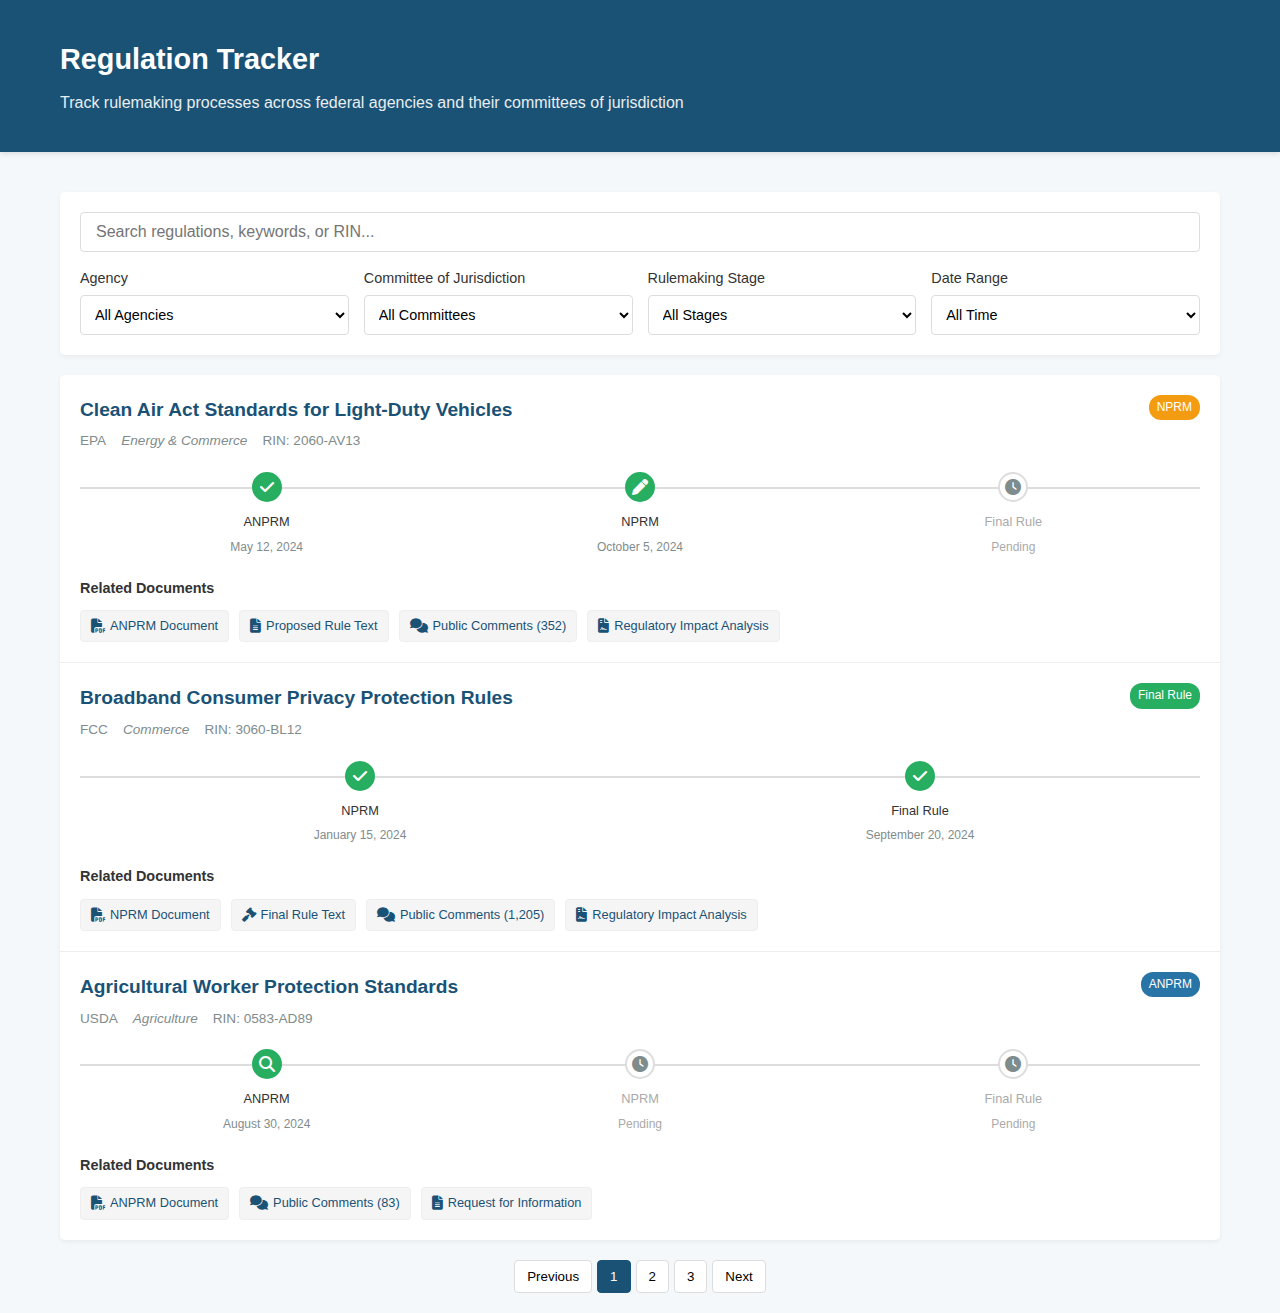
<file: mockup.html>
<!DOCTYPE html>
<html lang="en">
<head>
    <meta charset="UTF-8">
    <meta name="viewport" content="width=device-width, initial-scale=1.0">
    <title>Regulation Tracker</title>
    <style>
        :root {
            --primary: #1a5276;
            --secondary: #2874a6;
            --light: #f5f5f5;
            --dark: #333;
            --success: #27ae60;
            --warning: #f39c12;
            --danger: #c0392b;
            --neutral: #7f8c8d;
        }
        
        * {
            box-sizing: border-box;
            margin: 0;
            padding: 0;
            font-family: 'Segoe UI', Tahoma, Geneva, Verdana, sans-serif;
        }
        
        body {
            background-color: #f5f8fa;
            color: var(--dark);
            line-height: 1.6;
        }
        
        .container {
            max-width: 1200px;
            margin: 0 auto;
            padding: 20px;
        }
        
        header {
            background-color: var(--primary);
            color: white;
            padding: 1rem;
            box-shadow: 0 2px 5px rgba(0,0,0,0.1);
        }
        
        header h1 {
            font-size: 1.8rem;
            margin-bottom: 0.5rem;
        }
        
        header p {
            font-size: 1rem;
            opacity: 0.9;
        }
        
        .search-filters {
            background-color: white;
            padding: 20px;
            border-radius: 5px;
            margin: 20px 0;
            box-shadow: 0 2px 5px rgba(0,0,0,0.05);
        }
        
        .search-row {
            display: flex;
            gap: 15px;
            margin-bottom: 15px;
        }
        
        .search-box {
            flex: 1;
        }
        
        .search-box input {
            width: 100%;
            padding: 10px 15px;
            border: 1px solid #ddd;
            border-radius: 4px;
            font-size: 1rem;
        }
        
        .filter-group {
            display: flex;
            gap: 15px;
            flex-wrap: wrap;
        }
        
        .filter-item {
            flex: 1;
            min-width: 200px;
        }
        
        .filter-item label {
            display: block;
            margin-bottom: 5px;
            font-weight: 500;
            font-size: 0.9rem;
            color: var(--dark);
        }
        
        .filter-item select {
            width: 100%;
            padding: 10px;
            border: 1px solid #ddd;
            border-radius: 4px;
            background-color: white;
            font-size: 0.9rem;
        }
        
        .regulations-list {
            background-color: white;
            border-radius: 5px;
            box-shadow: 0 2px 5px rgba(0,0,0,0.05);
        }
        
        .regulation-item {
            padding: 20px;
            border-bottom: 1px solid #eee;
        }
        
        .regulation-item:last-child {
            border-bottom: none;
        }
        
        .regulation-header {
            display: flex;
            justify-content: space-between;
            align-items: flex-start;
            margin-bottom: 15px;
        }
        
        .regulation-title {
            flex: 1;
        }
        
        .regulation-title h2 {
            font-size: 1.2rem;
            margin-bottom: 5px;
            color: var(--primary);
        }
        
        .regulation-meta {
            font-size: 0.85rem;
            color: var(--neutral);
            display: flex;
            gap: 15px;
        }
        
        .regulation-agency {
            font-weight: 500;
        }
        
        .regulation-committee {
            font-style: italic;
        }

        .regulation-badge {
            display: inline-block;
            padding: 3px 8px;
            border-radius: 12px;
            font-size: 0.75rem;
            font-weight: 500;
            color: white;
            background-color: var(--neutral);
        }
        
        .timeline {
            display: flex;
            margin: 20px 0;
            position: relative;
        }
        
        .timeline::before {
            content: '';
            position: absolute;
            top: 15px;
            left: 0;
            right: 0;
            height: 2px;
            background-color: #ddd;
            z-index: 1;
        }
        
        .timeline-step {
            flex: 1;
            text-align: center;
            position: relative;
            z-index: 2;
        }
        
        .step-marker {
            width: 30px;
            height: 30px;
            border-radius: 50%;
            background-color: white;
            border: 2px solid #ddd;
            margin: 0 auto 10px;
            display: flex;
            align-items: center;
            justify-content: center;
        }
        
        .step-active .step-marker {
            background-color: var(--success);
            border-color: var(--success);
            color: white;
        }
        
        .step-complete .step-marker {
            background-color: var(--success);
            border-color: var(--success);
            color: white;
        }
        
        .step-pending .step-marker {
            background-color: white;
            border-color: #ddd;
            color: var(--neutral);
        }
        
        .step-title {
            font-size: 0.8rem;
            font-weight: 500;
            margin-bottom: 5px;
        }
        
        .step-date {
            font-size: 0.75rem;
            color: var(--neutral);
        }
        
        .step-pending .step-title,
        .step-pending .step-date {
            color: #aaa;
        }
        
        .related-documents {
            margin-top: 15px;
        }
        
        .related-documents h3 {
            font-size: 0.9rem;
            margin-bottom: 10px;
            color: var(--dark);
        }
        
        .documents-list {
            display: flex;
            gap: 10px;
            flex-wrap: wrap;
        }
        
        .document-link {
            display: inline-flex;
            align-items: center;
            background-color: #f5f5f5;
            padding: 5px 10px;
            border-radius: 4px;
            font-size: 0.8rem;
            color: var(--primary);
            text-decoration: none;
            border: 1px solid #eee;
        }
        
        .document-link:hover {
            background-color: #e9e9e9;
        }
        
        .document-link i {
            margin-right: 5px;
            font-size: 0.9rem;
        }
        
        .pagination {
            display: flex;
            justify-content: center;
            margin-top: 20px;
            gap: 5px;
        }
        
        .pagination button {
            background-color: white;
            border: 1px solid #ddd;
            padding: 8px 12px;
            border-radius: 4px;
            cursor: pointer;
        }
        
        .pagination button:hover {
            background-color: #f5f5f5;
        }
        
        .pagination button.active {
            background-color: var(--primary);
            color: white;
            border-color: var(--primary);
        }
        
        @media (max-width: 768px) {
            .search-row, 
            .filter-group {
                flex-direction: column;
                gap: 10px;
            }
            
            .filter-item {
                min-width: 100%;
            }
            
            .regulation-header {
                flex-direction: column;
            }
            
            .timeline {
                flex-direction: column;
                margin-left: 20px;
            }
            
            .timeline::before {
                top: 0;
                bottom: 0;
                left: 15px;
                right: auto;
                width: 2px;
                height: 100%;
            }
            
            .timeline-step {
                text-align: left;
                margin-bottom: 20px;
                display: flex;
                align-items: center;
            }
            
            .step-marker {
                margin: 0 15px 0 0;
            }
            
            .step-info {
                flex: 1;
            }
        }
    </style>
    <link rel="stylesheet" href="https://cdnjs.cloudflare.com/ajax/libs/font-awesome/6.1.1/css/all.min.css">
</head>
<body>
    <header>
        <div class="container">
            <h1>Regulation Tracker</h1>
            <p>Track rulemaking processes across federal agencies and their committees of jurisdiction</p>
        </div>
    </header>
    
    <div class="container">
        <section class="search-filters">
            <div class="search-row">
                <div class="search-box">
                    <input type="text" placeholder="Search regulations, keywords, or RIN...">
                </div>
            </div>
            
            <div class="filter-group">
                <div class="filter-item">
                    <label for="agency">Agency</label>
                    <select id="agency">
                        <option value="">All Agencies</option>
                        <option value="epa">Environmental Protection Agency</option>
                        <option value="fcc">Federal Communications Commission</option>
                        <option value="dot">Department of Transportation</option>
                        <option value="hhs">Department of Health and Human Services</option>
                    </select>
                </div>
                
                <div class="filter-item">
                    <label for="committee">Committee of Jurisdiction</label>
                    <select id="committee">
                        <option value="">All Committees</option>
                        <option value="commerce">Commerce</option>
                        <option value="agriculture">Agriculture</option>
                        <option value="transportation">Transportation & Infrastructure</option>
                        <option value="energy">Energy & Commerce</option>
                    </select>
                </div>
                
                <div class="filter-item">
                    <label for="status">Rulemaking Stage</label>
                    <select id="status">
                        <option value="">All Stages</option>
                        <option value="anprm">Advanced Notice of Proposed Rulemaking</option>
                        <option value="nprm">Notice of Proposed Rulemaking</option>
                        <option value="final">Final Rule</option>
                    </select>
                </div>
                
                <div class="filter-item">
                    <label for="date">Date Range</label>
                    <select id="date">
                        <option value="">All Time</option>
                        <option value="30">Last 30 days</option>
                        <option value="90">Last 90 days</option>
                        <option value="365">Last year</option>
                    </select>
                </div>
            </div>
        </section>
        
        <section class="regulations-list">
            <div class="regulation-item">
                <div class="regulation-header">
                    <div class="regulation-title">
                        <h2>Clean Air Act Standards for Light-Duty Vehicles</h2>
                        <div class="regulation-meta">
                            <span class="regulation-agency">EPA</span>
                            <span class="regulation-committee">Energy & Commerce</span>
                            <span class="regulation-id">RIN: 2060-AV13</span>
                        </div>
                    </div>
                    <div class="regulation-badge" style="background-color: var(--warning);">NPRM</div>
                </div>
                
                <div class="timeline">
                    <div class="timeline-step step-complete">
                        <div class="step-marker">
                            <i class="fas fa-check"></i>
                        </div>
                        <div class="step-info">
                            <div class="step-title">ANPRM</div>
                            <div class="step-date">May 12, 2024</div>
                        </div>
                    </div>
                    
                    <div class="timeline-step step-active">
                        <div class="step-marker">
                            <i class="fas fa-pen"></i>
                        </div>
                        <div class="step-info">
                            <div class="step-title">NPRM</div>
                            <div class="step-date">October 5, 2024</div>
                        </div>
                    </div>
                    
                    <div class="timeline-step step-pending">
                        <div class="step-marker">
                            <i class="fas fa-clock"></i>
                        </div>
                        <div class="step-info">
                            <div class="step-title">Final Rule</div>
                            <div class="step-date">Pending</div>
                        </div>
                    </div>
                </div>
                
                <div class="related-documents">
                    <h3>Related Documents</h3>
                    <div class="documents-list">
                        <a href="#" class="document-link">
                            <i class="fas fa-file-pdf"></i>
                            ANPRM Document
                        </a>
                        <a href="#" class="document-link">
                            <i class="fas fa-file-alt"></i>
                            Proposed Rule Text
                        </a>
                        <a href="#" class="document-link">
                            <i class="fas fa-comments"></i>
                            Public Comments (352)
                        </a>
                        <a href="#" class="document-link">
                            <i class="fas fa-file-contract"></i>
                            Regulatory Impact Analysis
                        </a>
                    </div>
                </div>
            </div>
            
            <div class="regulation-item">
                <div class="regulation-header">
                    <div class="regulation-title">
                        <h2>Broadband Consumer Privacy Protection Rules</h2>
                        <div class="regulation-meta">
                            <span class="regulation-agency">FCC</span>
                            <span class="regulation-committee">Commerce</span>
                            <span class="regulation-id">RIN: 3060-BL12</span>
                        </div>
                    </div>
                    <div class="regulation-badge" style="background-color: var(--success);">Final Rule</div>
                </div>
                
                <div class="timeline">
                    <div class="timeline-step step-complete">
                        <div class="step-marker">
                            <i class="fas fa-check"></i>
                        </div>
                        <div class="step-info">
                            <div class="step-title">NPRM</div>
                            <div class="step-date">January 15, 2024</div>
                        </div>
                    </div>
                    
                    <div class="timeline-step step-complete">
                        <div class="step-marker">
                            <i class="fas fa-check"></i>
                        </div>
                        <div class="step-info">
                            <div class="step-title">Final Rule</div>
                            <div class="step-date">September 20, 2024</div>
                        </div>
                    </div>
                </div>
                
                <div class="related-documents">
                    <h3>Related Documents</h3>
                    <div class="documents-list">
                        <a href="#" class="document-link">
                            <i class="fas fa-file-pdf"></i>
                            NPRM Document
                        </a>
                        <a href="#" class="document-link">
                            <i class="fas fa-gavel"></i>
                            Final Rule Text
                        </a>
                        <a href="#" class="document-link">
                            <i class="fas fa-comments"></i>
                            Public Comments (1,205)
                        </a>
                        <a href="#" class="document-link">
                            <i class="fas fa-file-contract"></i>
                            Regulatory Impact Analysis
                        </a>
                    </div>
                </div>
            </div>
            
            <div class="regulation-item">
                <div class="regulation-header">
                    <div class="regulation-title">
                        <h2>Agricultural Worker Protection Standards</h2>
                        <div class="regulation-meta">
                            <span class="regulation-agency">USDA</span>
                            <span class="regulation-committee">Agriculture</span>
                            <span class="regulation-id">RIN: 0583-AD89</span>
                        </div>
                    </div>
                    <div class="regulation-badge" style="background-color: var(--secondary);">ANPRM</div>
                </div>
                
                <div class="timeline">
                    <div class="timeline-step step-active">
                        <div class="step-marker">
                            <i class="fas fa-search"></i>
                        </div>
                        <div class="step-info">
                            <div class="step-title">ANPRM</div>
                            <div class="step-date">August 30, 2024</div>
                        </div>
                    </div>
                    
                    <div class="timeline-step step-pending">
                        <div class="step-marker">
                            <i class="fas fa-clock"></i>
                        </div>
                        <div class="step-info">
                            <div class="step-title">NPRM</div>
                            <div class="step-date">Pending</div>
                        </div>
                    </div>
                    
                    <div class="timeline-step step-pending">
                        <div class="step-marker">
                            <i class="fas fa-clock"></i>
                        </div>
                        <div class="step-info">
                            <div class="step-title">Final Rule</div>
                            <div class="step-date">Pending</div>
                        </div>
                    </div>
                </div>
                
                <div class="related-documents">
                    <h3>Related Documents</h3>
                    <div class="documents-list">
                        <a href="#" class="document-link">
                            <i class="fas fa-file-pdf"></i>
                            ANPRM Document
                        </a>
                        <a href="#" class="document-link">
                            <i class="fas fa-comments"></i>
                            Public Comments (83)
                        </a>
                        <a href="#" class="document-link">
                            <i class="fas fa-file-alt"></i>
                            Request for Information
                        </a>
                    </div>
                </div>
            </div>
        </section>
        
        <div class="pagination">
            <button>Previous</button>
            <button class="active">1</button>
            <button>2</button>
            <button>3</button>
            <button>Next</button>
        </div>
    </div>
    
    <script>
        // This would contain JavaScript for handling:
        // 1. API calls to federalregister.gov and regulations.gov
        // 2. Filter and search functionality
        // 3. Pagination
        // 4. Timeline visualization
        // 5. Dynamic document loading
        
        // Example placeholder for demo purposes
        document.addEventListener('DOMContentLoaded', function() {
            const filters = document.querySelectorAll('select');
            const searchInput = document.querySelector('input[type="text"]');
            
            // Demo filter functionality
            filters.forEach(filter => {
                filter.addEventListener('change', function() {
                    console.log(`Filter ${this.id} changed to ${this.value}`);
                    // Would trigger API call and results refresh
                });
            });
            
            // Demo search functionality
            searchInput.addEventListener('keyup', function(e) {
                if (e.key === 'Enter') {
                    console.log(`Search for: ${this.value}`);
                    // Would trigger API call and results refresh
                }
            });
        });
    </script>
</body>
</html>
</file>
